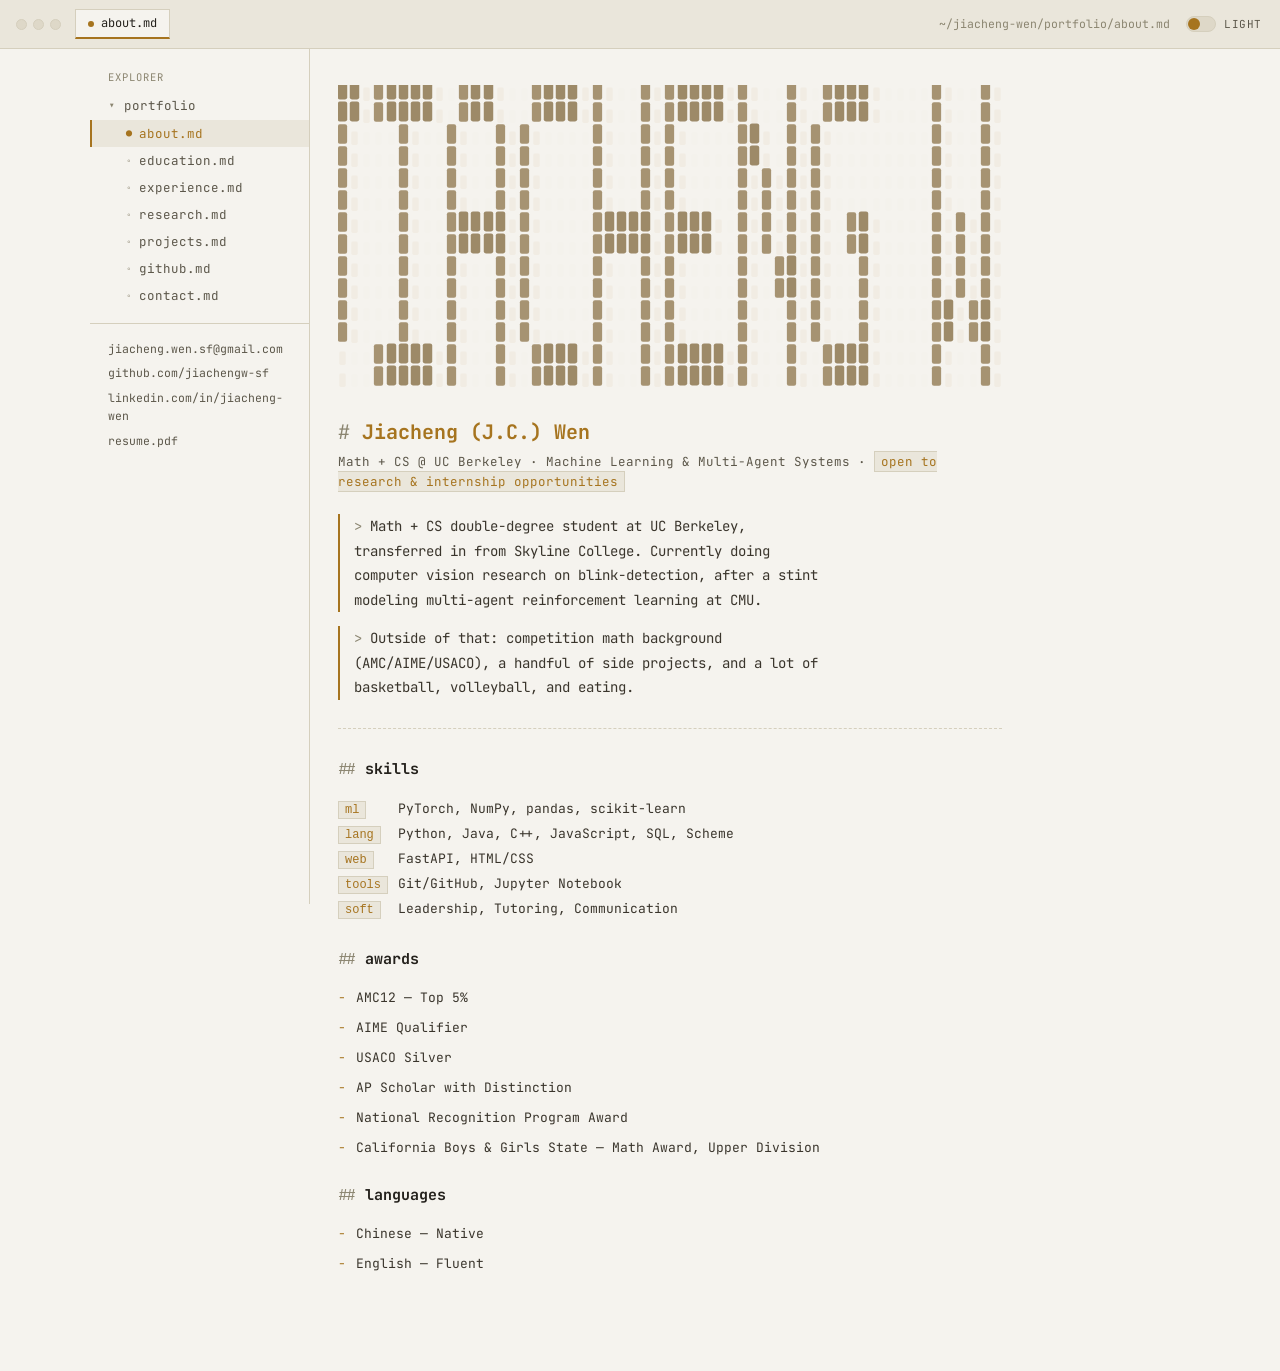
<file: index.html>
<!doctype html>
<html lang="en">
<head>
<meta charset="utf-8">
<meta name="viewport" content="width=device-width, initial-scale=1">
<title>Jiacheng Wen</title>
<meta name="description" content="Jiacheng (J.C.) Wen — Math + CS @ UC Berkeley. Research, projects, experience, and education.">
<link rel="icon" href="data:image/svg+xml,<svg xmlns=%22http://www.w3.org/2000/svg%22 viewBox=%220 0 100 100%22><rect width=%22100%22 height=%22100%22 fill=%22%231e1c1a%22/><text x=%2250%22 y=%2268%22 font-size=%2260%22 text-anchor=%22middle%22 fill=%22%23d9a441%22 font-family=%22monospace%22>&gt;</text></svg>">
<link rel="preconnect" href="https://fonts.googleapis.com">
<link rel="preconnect" href="https://fonts.gstatic.com" crossorigin>
<link rel="stylesheet" href="https://fonts.googleapis.com/css2?family=JetBrains+Mono:ital,wght@0,400;0,500;0,700;1,400&display=swap">
<link rel="stylesheet" href="style.css">
<script>
  (function () {
    try {
      var saved = localStorage.getItem("theme");
      var theme = saved || (window.matchMedia("(prefers-color-scheme: dark)").matches ? "dark" : "light");
      if (theme === "dark") document.documentElement.setAttribute("data-theme", "dark");
    } catch (e) {}
  })();
</script>
</head>
<body>

<a class="skip-link" href="#main">Skip to content</a>

<div class="win-chrome">
  <div class="win-dots"><i></i><i></i><i></i></div>
  <div class="win-tab"><span class="dot"></span><span id="tabLabel">about.md</span></div>
  <div class="win-path" id="pathLabel">~/jiacheng-wen/portfolio/about.md</div>
  <button id="themeToggle" class="theme-toggle" type="button" aria-label="Switch to light theme">
    <span class="theme-toggle-track"><span class="theme-toggle-thumb"></span></span>
    <span id="themeToggleLabel" class="mono-label">dark</span>
  </button>
</div>

<div class="layout">
  <aside class="sidebar">
    <div class="sb-label">Explorer</div>
    <div class="sb-folder">portfolio</div>
    <nav class="filetree" aria-label="Sections">
      <ul id="navLinks">
        <li><button data-file="about" class="active" aria-current="page">about.md</button></li>
        <li><button data-file="education">education.md</button></li>
        <li><button data-file="experience">experience.md</button></li>
        <li><button data-file="research">research.md</button></li>
        <li><button data-file="projects">projects.md</button></li>
        <li><button data-file="github">github.md</button></li>
        <li><button data-file="contact">contact.md</button></li>
      </ul>
    </nav>
    <div class="sb-contact">
      <a href="mailto:jiacheng.wen.sf@gmail.com">jiacheng.wen.sf@gmail.com</a>
      <a href="https://github.com/jiachengw-sf">github.com/jiachengw-sf</a>
      <a href="https://linkedin.com/in/jiacheng-wen">linkedin.com/in/jiacheng-wen</a>
      <a href="resume.pdf">resume.pdf</a>
    </div>
  </aside>

  <main id="main">

    <section class="file" data-file="about">
      <div class="pad-grid" id="padGrid" aria-hidden="true"></div>
      <div class="h1">Jiacheng (J.C.) Wen</div>
      <div class="status-line">Math + CS @ UC Berkeley · Machine Learning &amp; Multi-Agent Systems · <span class="code">open to research &amp; internship opportunities</span></div>
      <p class="quote">Math + CS double-degree student at UC Berkeley, transferred in from Skyline College. Currently doing computer vision research on blink-detection, after a stint modeling multi-agent reinforcement learning at CMU.</p>
      <p class="quote">Outside of that: competition math background (AMC/AIME/USACO), a handful of side projects, and a lot of basketball, volleyball, and eating.</p>
      <hr class="rule">
      <div class="h2">skills</div>
      <table class="kv">
        <tr><td class="k"><code class="inline">ml</code></td><td class="v">PyTorch, NumPy, pandas, scikit-learn</td></tr>
        <tr><td class="k"><code class="inline">lang</code></td><td class="v">Python, Java, C++, JavaScript, SQL, Scheme</td></tr>
        <tr><td class="k"><code class="inline">web</code></td><td class="v">FastAPI, HTML/CSS</td></tr>
        <tr><td class="k"><code class="inline">tools</code></td><td class="v">Git/GitHub, Jupyter Notebook</td></tr>
        <tr><td class="k"><code class="inline">soft</code></td><td class="v">Leadership, Tutoring, Communication</td></tr>
      </table>
      <div class="h2" style="margin-top:24px;">awards</div>
      <div class="li">AMC12 — Top 5%</div>
      <div class="li">AIME Qualifier</div>
      <div class="li">USACO Silver</div>
      <div class="li">AP Scholar with Distinction</div>
      <div class="li">National Recognition Program Award</div>
      <div class="li">California Boys &amp; Girls State — Math Award, Upper Division</div>
      <div class="h2" style="margin-top:24px;">languages</div>
      <div class="li">Chinese — Native</div>
      <div class="li">English — Fluent</div>
    </section>

    <section class="file" data-file="education" hidden>
      <div class="h1">education</div>
      <div class="row">
        <div class="y">Aug 2026 – May 2030</div>
        <div>
          <div class="t">University of California, Berkeley</div>
          <div class="o">B.A. Mathematics; B.A. Computer Science</div>
          <div class="gpa">GPA 4.0/4.0 · Berkeley, CA</div>
          <div class="li" style="margin-top:8px;">Coursework: Structure and Interpretation of Computer Programs, Data Structures and Algorithms, Foundations of Data Science, Discrete Mathematics.</div>
        </div>
      </div>
      <div class="row">
        <div class="y">Jun 2024 – May 2026</div>
        <div>
          <div class="t">Skyline College</div>
          <div class="o">A.A. Mathematics; A.A. Computer Science</div>
          <div class="gpa">GPA 4.0/4.0 · San Bruno, CA</div>
          <div class="li" style="margin-top:8px;">Coursework: Intro OOP (C++), Discrete Math for CS, Probability for CS, Computer Networking, Calculus I/II/III, Linear Algebra, Differential Equations.</div>
        </div>
      </div>
      <div class="row">
        <div class="y">Aug 2023 – May 2026</div>
        <div>
          <div class="t">Pacific Bay Christian School</div>
          <div class="o">High School Diploma</div>
        </div>
      </div>
    </section>

    <section class="file" data-file="experience" hidden>
      <div class="h1">experience</div>
      <div class="research">
        <div class="lab">UC Berkeley EECS · Sep 2026 – present · Berkeley, CA</div>
        <div class="h3">CS61A Academic Intern</div>
        <div class="li">Course staff for CS61A, Berkeley's Structure and Interpretation of Computer Programs.</div>
      </div>
      <div class="research">
        <div class="lab">Mathnasium of Burlingame · Aug 2025 – Jun 2026 · Burlingame, CA</div>
        <div class="h3">Math Instructor</div>
        <div class="li">Instructed 100+ K-12 students with learning plans built to strengthen foundational math concepts.</div>
        <div class="li">Managed fast-paced learning environments across multiple concurrent students.</div>
        <div class="li">Developed creative techniques to make abstract mathematical concepts engaging.</div>
      </div>
      <div class="research">
        <div class="lab">Code Tenderloin · Jul 2025 – Aug 2025 · San Francisco, CA</div>
        <div class="h3">Web Developer</div>
        <div class="li">Built multiple websites, working alongside 100+ interns across a range of techniques and issues.</div>
        <div class="li">Finished with a Top 5 Project distinction out of 100+ competing teams at the final capstone presentation.</div>
      </div>
    </section>

    <section class="file" data-file="research" hidden>
      <div class="h1">research</div>
      <div class="research">
        <div class="lab">UC Berkeley · Undergraduate Research Assistant · Sep 2026 – present</div>
        <div class="h3">Computer Vision Research</div>
        <div class="li">Implemented, tested, and documented blink-detection algorithms in Python, extending an existing lab codebase.</div>
        <div class="li">Built a hand-annotated ground-truth dataset labeling blink onset/offset events across eye-tracking video.</div>
        <div class="li">Maintained the codebase under Git/GitHub with unit tests, example data, and usage docs.</div>
        <div class="li">Produced publication-quality figures and written summaries for the research team.</div>
      </div>
      <div class="research">
        <div class="lab">Carnegie Mellon University · Jun 2025 – Dec 2025</div>
        <div class="h3">Machine Learning &amp; Multi-Agent Systems Research</div>
        <div class="li">Collaborated with a CMU professor and undergrad research team to design multi-agent RL experiments modeling competitive agent behavior.</div>
        <div class="li">Built Python simulations training two competing agents via self-play with reward-and-penalty mechanics, fighting-game-style.</div>
        <div class="li">Modeled agent interaction dynamics mathematically to evaluate policy convergence and strategy emergence.</div>
      </div>
    </section>

    <section class="file" data-file="projects" hidden>
      <div class="h1">projects</div>
      <div class="proj">
        <div class="proj-top"><div class="h3">PandaHacks</div><span class="yr">2026</span></div>
        <p>A hackathon application portal — applicants apply as Hacker or Judge, organizers review and grade from one dashboard. Built for the Cal Hacks tech team take-home assessment.</p>
        <div class="meta">next.js 16 · typescript · supabase · postgres rls — <b>row-level security</b> enforced in the database, not just the UI · <a href="https://github.com/jiachengw-sf/cal_hack_fa26" class="link">source</a> · <a href="https://cal-hack-fa26.vercel.app" class="link">live</a></div>
      </div>
      <div class="proj">
        <div class="proj-top"><div class="h3">Multi-Agent Reinforcement Learning Simulation</div><span class="yr">2025</span></div>
        <p>Two competing AI agents trained via self-play with reward-and-penalty mechanics in a fighting-game-style environment.</p>
        <div class="meta">python · numpy · marl · self-play — <b>applied policy optimization</b> to iterate on agent strategy</div>
      </div>
      <div class="proj">
        <div class="proj-top"><div class="h3">Malicious URL &amp; Phishing Detector</div><span class="yr">2026</span></div>
        <p>Engineered lexical/structural features (URL length, subdomain count, suspicious TLDs/keywords) from 650k+ labeled URLs.</p>
        <div class="meta">python · pandas · scikit-learn · streamlit — <b>83% accuracy</b>, 0.80 recall / 0.72 precision on malicious class · <a href="https://github.com/jiachengw-sf/phishing-detector" class="link">source</a></div>
      </div>
      <div class="proj">
        <div class="proj-top"><div class="h3">SN5 Telemetry Site</div><span class="yr">2026</span></div>
        <p>Full-stack app to upload and visualize racecar CAN-bus telemetry, backed by a FastAPI REST API and SQLite.</p>
        <div class="meta">python · fastapi · pandas · sveltekit — <b>z-score anomaly detection</b> flags sensor deviations automatically · <a href="https://github.com/jiachengw-sf/feb_fa26_cs" class="link">source</a></div>
      </div>
      <div class="proj">
        <div class="proj-top"><div class="h3">Scheme Interpreter</div><span class="yr">2026</span></div>
        <p>A Read-Eval-Print Loop (REPL) Scheme interpreter, with a syntactic parser converting raw code into nested ASTs.</p>
        <div class="meta">python · scheme — <b>solo project</b></div>
      </div>
    </section>

    <section class="file" data-file="github" hidden>
      <div class="h1">github.md</div>
      <p class="note">Pulled live from <a href="https://github.com/jiachengw-sf" class="link">github.com/jiachengw-sf</a> via the public API — whatever's actually on there right now, not a snapshot I typed in.</p>
      <div id="repoGrid" class="repo-grid" aria-live="polite">
        <div class="repo-card repo-skel"><div class="skel-line w60"></div><div class="skel-line w90"></div><div class="skel-line w40"></div></div>
        <div class="repo-card repo-skel"><div class="skel-line w60"></div><div class="skel-line w90"></div><div class="skel-line w40"></div></div>
        <div class="repo-card repo-skel"><div class="skel-line w60"></div><div class="skel-line w90"></div><div class="skel-line w40"></div></div>
      </div>
    </section>

    <section class="file" data-file="contact" hidden>
      <div class="h1">contact</div>
      <ul class="contact-list">
        <li><span class="k">email</span><a href="mailto:jiacheng.wen.sf@gmail.com">jiacheng.wen.sf@gmail.com</a></li>
        <li><span class="k">github</span><a href="https://github.com/jiachengw-sf">github.com/jiachengw-sf</a></li>
        <li><span class="k">linkedin</span><a href="https://linkedin.com/in/jiacheng-wen">linkedin.com/in/jiacheng-wen</a></li>
        <li><span class="k">resume</span><a href="resume.pdf">resume.pdf</a></li>
      </ul>
      <footer class="eof">
        <span class="eof-mark">last updated September 2026</span>
      </footer>
    </section>

  </main>
</div>

<script src="script.js"></script>
</body>
</html>
</file>
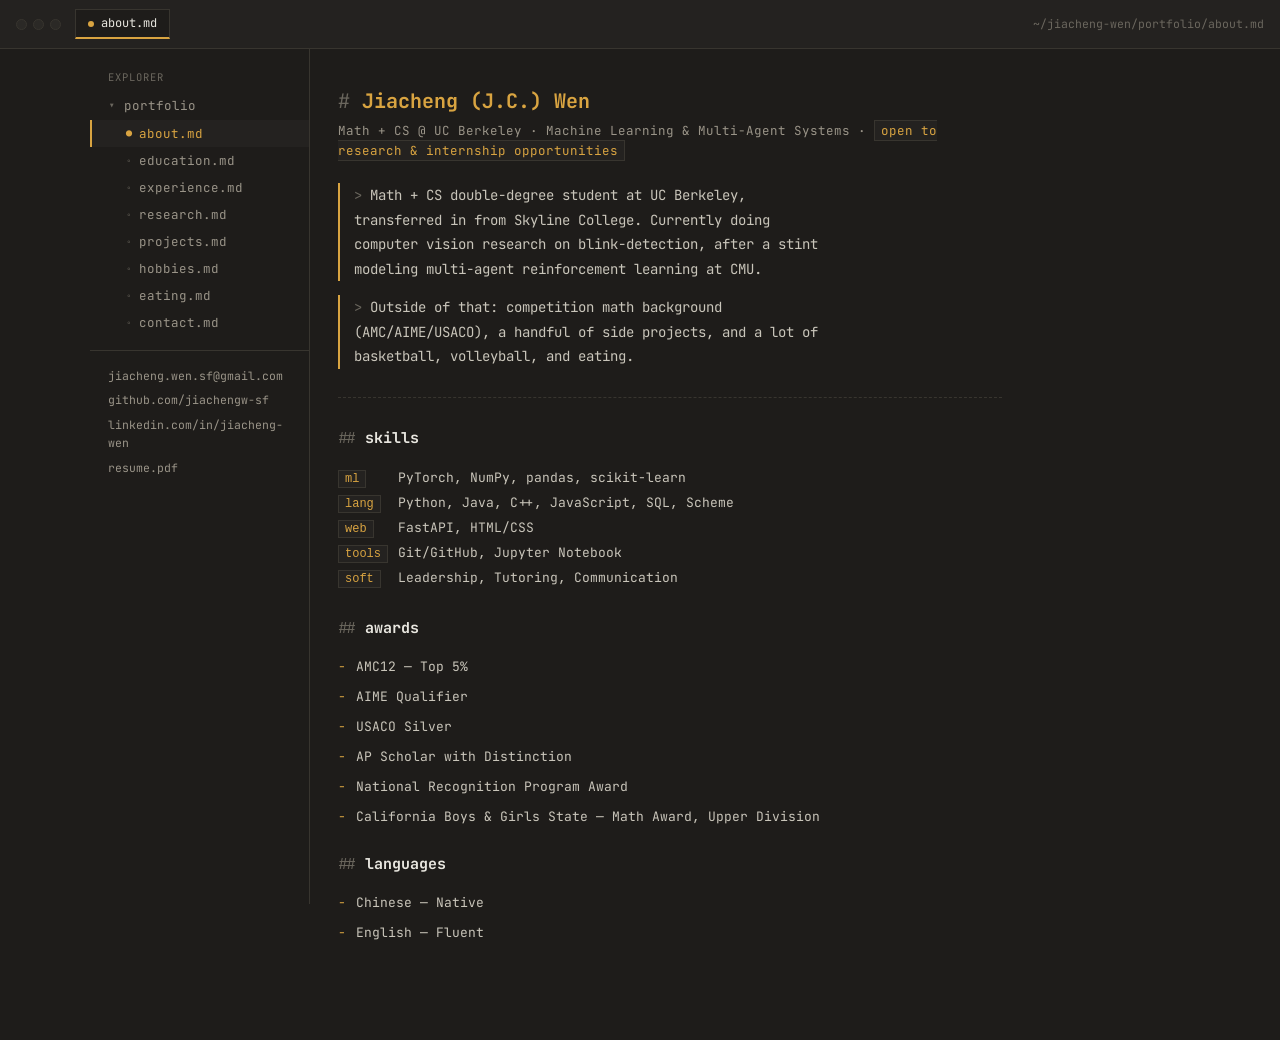
<file: personal-site/index.html>
<!doctype html>
<html lang="en">
<head>
<meta charset="utf-8">
<meta name="viewport" content="width=device-width, initial-scale=1">
<title>Jiacheng Wen</title>
<meta name="description" content="Jiacheng (J.C.) Wen — Math + CS @ UC Berkeley. Research, projects, experience, and education.">
<link rel="icon" href="data:image/svg+xml,<svg xmlns=%22http://www.w3.org/2000/svg%22 viewBox=%220 0 100 100%22><rect width=%22100%22 height=%22100%22 fill=%22%231e1c1a%22/><text x=%2250%22 y=%2268%22 font-size=%2260%22 text-anchor=%22middle%22 fill=%22%23d9a441%22 font-family=%22monospace%22>&gt;</text></svg>">
<link rel="preconnect" href="https://fonts.googleapis.com">
<link rel="preconnect" href="https://fonts.gstatic.com" crossorigin>
<link rel="stylesheet" href="https://fonts.googleapis.com/css2?family=JetBrains+Mono:ital,wght@0,400;0,500;0,700;1,400&display=swap">
<link rel="stylesheet" href="style.css">
</head>
<body>

<a class="skip-link" href="#main">Skip to content</a>

<div class="win-chrome">
  <div class="win-dots"><i></i><i></i><i></i></div>
  <div class="win-tab"><span class="dot"></span><span id="tabLabel">about.md</span></div>
  <div class="win-path" id="pathLabel">~/jiacheng-wen/portfolio/about.md</div>
</div>

<div class="layout">
  <aside class="sidebar">
    <div class="sb-label">Explorer</div>
    <div class="sb-folder">portfolio</div>
    <nav class="filetree" aria-label="Sections">
      <ul id="navLinks">
        <li><button data-file="about" class="active" aria-current="page">about.md</button></li>
        <li><button data-file="education">education.md</button></li>
        <li><button data-file="experience">experience.md</button></li>
        <li><button data-file="research">research.md</button></li>
        <li><button data-file="projects">projects.md</button></li>
        <li><button data-file="hobbies">hobbies.md</button></li>
        <li><button data-file="eating">eating.md</button></li>
        <li><button data-file="contact">contact.md</button></li>
      </ul>
    </nav>
    <div class="sb-contact">
      <a href="mailto:jiacheng.wen.sf@gmail.com">jiacheng.wen.sf@gmail.com</a>
      <a href="https://github.com/jiachengw-sf">github.com/jiachengw-sf</a>
      <a href="https://linkedin.com/in/jiacheng-wen">linkedin.com/in/jiacheng-wen</a>
      <a href="resume.pdf">resume.pdf</a>
    </div>
  </aside>

  <main id="main">

    <section class="file" data-file="about">
      <div class="h1">Jiacheng (J.C.) Wen</div>
      <div class="status-line">Math + CS @ UC Berkeley · Machine Learning &amp; Multi-Agent Systems · <span class="code">open to research &amp; internship opportunities</span></div>
      <p class="quote">Math + CS double-degree student at UC Berkeley, transferred in from Skyline College. Currently doing computer vision research on blink-detection, after a stint modeling multi-agent reinforcement learning at CMU.</p>
      <p class="quote">Outside of that: competition math background (AMC/AIME/USACO), a handful of side projects, and a lot of basketball, volleyball, and eating.</p>
      <hr class="rule">
      <div class="h2">skills</div>
      <table class="kv">
        <tr><td class="k"><code class="inline">ml</code></td><td class="v">PyTorch, NumPy, pandas, scikit-learn</td></tr>
        <tr><td class="k"><code class="inline">lang</code></td><td class="v">Python, Java, C++, JavaScript, SQL, Scheme</td></tr>
        <tr><td class="k"><code class="inline">web</code></td><td class="v">FastAPI, HTML/CSS</td></tr>
        <tr><td class="k"><code class="inline">tools</code></td><td class="v">Git/GitHub, Jupyter Notebook</td></tr>
        <tr><td class="k"><code class="inline">soft</code></td><td class="v">Leadership, Tutoring, Communication</td></tr>
      </table>
      <div class="h2" style="margin-top:24px;">awards</div>
      <div class="li">AMC12 — Top 5%</div>
      <div class="li">AIME Qualifier</div>
      <div class="li">USACO Silver</div>
      <div class="li">AP Scholar with Distinction</div>
      <div class="li">National Recognition Program Award</div>
      <div class="li">California Boys &amp; Girls State — Math Award, Upper Division</div>
      <div class="h2" style="margin-top:24px;">languages</div>
      <div class="li">Chinese — Native</div>
      <div class="li">English — Fluent</div>
    </section>

    <section class="file" data-file="education" hidden>
      <div class="h1">education</div>
      <div class="row">
        <div class="y">Aug 2026 – May 2030</div>
        <div>
          <div class="t">University of California, Berkeley</div>
          <div class="o">B.A. Mathematics; B.A. Computer Science</div>
          <div class="gpa">GPA 4.0/4.0 · Berkeley, CA</div>
          <div class="li" style="margin-top:8px;">Coursework: Structure and Interpretation of Computer Programs, Data Structures and Algorithms, Foundations of Data Science, Discrete Mathematics.</div>
        </div>
      </div>
      <div class="row">
        <div class="y">Jun 2024 – May 2026</div>
        <div>
          <div class="t">Skyline College</div>
          <div class="o">A.A. Mathematics; A.A. Computer Science</div>
          <div class="gpa">GPA 4.0/4.0 · San Bruno, CA</div>
          <div class="li" style="margin-top:8px;">Coursework: Intro OOP (C++), Discrete Math for CS, Probability for CS, Computer Networking, Calculus I/II/III, Linear Algebra, Differential Equations.</div>
        </div>
      </div>
      <div class="row">
        <div class="y">Aug 2023 – May 2026</div>
        <div>
          <div class="t">Pacific Bay Christian School</div>
          <div class="o">High School Diploma</div>
        </div>
      </div>
    </section>

    <section class="file" data-file="experience" hidden>
      <div class="h1">experience</div>
      <div class="research">
        <div class="lab">UC Berkeley EECS · Sep 2026 – present · Berkeley, CA</div>
        <div class="h3">CS61A Academic Intern</div>
        <div class="li">Course staff for CS61A, Berkeley's Structure and Interpretation of Computer Programs.</div>
      </div>
      <div class="research">
        <div class="lab">Mathnasium of Burlingame · Aug 2025 – Jun 2026 · Burlingame, CA</div>
        <div class="h3">Math Instructor</div>
        <div class="li">Instructed 100+ K-12 students with learning plans built to strengthen foundational math concepts.</div>
        <div class="li">Managed fast-paced learning environments across multiple concurrent students.</div>
        <div class="li">Developed creative techniques to make abstract mathematical concepts engaging.</div>
      </div>
      <div class="research">
        <div class="lab">Code Tenderloin · Jul 2025 – Aug 2025 · San Francisco, CA</div>
        <div class="h3">Web Developer</div>
        <div class="li">Built multiple websites, working alongside 100+ interns across a range of techniques and issues.</div>
        <div class="li">Finished with a Top 5 Project distinction out of 100+ competing teams at the final capstone presentation.</div>
      </div>
    </section>

    <section class="file" data-file="research" hidden>
      <div class="h1">research</div>
      <div class="research">
        <div class="lab">UC Berkeley · Undergraduate Research Assistant · Sep 2026 – present</div>
        <div class="h3">Computer Vision Research</div>
        <div class="li">Implemented, tested, and documented blink-detection algorithms in Python, extending an existing lab codebase.</div>
        <div class="li">Built a hand-annotated ground-truth dataset labeling blink onset/offset events across eye-tracking video.</div>
        <div class="li">Maintained the codebase under Git/GitHub with unit tests, example data, and usage docs.</div>
        <div class="li">Produced publication-quality figures and written summaries for the research team.</div>
      </div>
      <div class="research">
        <div class="lab">Carnegie Mellon University · Jun 2025 – Dec 2025</div>
        <div class="h3">Machine Learning &amp; Multi-Agent Systems Research</div>
        <div class="li">Collaborated with a CMU professor and undergrad research team to design multi-agent RL experiments modeling competitive agent behavior.</div>
        <div class="li">Built Python simulations training two competing agents via self-play with reward-and-penalty mechanics, fighting-game-style.</div>
        <div class="li">Modeled agent interaction dynamics mathematically to evaluate policy convergence and strategy emergence.</div>
      </div>
    </section>

    <section class="file" data-file="projects" hidden>
      <div class="h1">projects</div>
      <div class="proj">
        <div class="proj-top"><div class="h3">Multi-Agent Reinforcement Learning Simulation</div><span class="yr">2025</span></div>
        <p>Two competing AI agents trained via self-play with reward-and-penalty mechanics in a fighting-game-style environment.</p>
        <div class="meta">python · numpy · marl · self-play — <b>applied policy optimization</b> to iterate on agent strategy</div>
      </div>
      <div class="proj">
        <div class="proj-top"><div class="h3">Malicious URL &amp; Phishing Detector</div><span class="yr">2026</span></div>
        <p>Engineered lexical/structural features (URL length, subdomain count, suspicious TLDs/keywords) from 650k+ labeled URLs.</p>
        <div class="meta">python · pandas · scikit-learn · streamlit — <b>83% accuracy</b>, 0.80 recall / 0.72 precision on malicious class</div>
      </div>
      <div class="proj">
        <div class="proj-top"><div class="h3">SN5 Telemetry Site</div><span class="yr">2026</span></div>
        <p>Full-stack app to upload and visualize racecar CAN-bus telemetry, backed by a FastAPI REST API and SQLite.</p>
        <div class="meta">python · fastapi · pandas · sveltekit — <b>z-score anomaly detection</b> flags sensor deviations automatically</div>
      </div>
      <div class="proj">
        <div class="proj-top"><div class="h3">Scheme Interpreter</div><span class="yr">2026</span></div>
        <p>A Read-Eval-Print Loop (REPL) Scheme interpreter, with a syntactic parser converting raw code into nested ASTs.</p>
        <div class="meta">python · scheme — <b>solo project</b></div>
      </div>
    </section>

    <section class="file" data-file="hobbies" hidden>
      <div class="h1">outside work</div>
      <ul class="hobby-list">
        <li>Basketball</li>
        <li>Volleyball</li>
        <li>Eating — see <button data-file="eating" class="inline-link">eating.md →</button></li>
      </ul>
    </section>

    <section class="file" data-file="eating" hidden>
      <div class="h1">eating.md</div>
      <p class="gallery-note">A gallery for the food half of the "basketball, volleyball, eating" hobby list. <span class="demo-mark">placeholder tiles — send real photos and I'll drop them in</span></p>
      <div class="gallery">
        <div class="g-tile"><span class="glyph">🍜</span><span class="cap">ramen</span></div>
        <div class="g-tile"><span class="glyph">🥟</span><span class="cap">dumplings</span></div>
        <div class="g-tile"><span class="glyph">🍲</span><span class="cap">hot pot</span></div>
        <div class="g-tile"><span class="glyph">🍢</span><span class="cap">bbq skewers</span></div>
        <div class="g-tile"><span class="glyph">🧋</span><span class="cap">boba run</span></div>
        <div class="g-tile"><span class="glyph">🍰</span><span class="cap">dessert</span></div>
      </div>
    </section>

    <section class="file" data-file="contact" hidden>
      <div class="h1">contact</div>
      <ul class="contact-list">
        <li><span class="k">email</span><a href="mailto:jiacheng.wen.sf@gmail.com">jiacheng.wen.sf@gmail.com</a></li>
        <li><span class="k">phone</span><span class="static">650-333-8051</span></li>
        <li><span class="k">github</span><a href="https://github.com/jiachengw-sf">github.com/jiachengw-sf</a></li>
        <li><span class="k">linkedin</span><a href="https://linkedin.com/in/jiacheng-wen">linkedin.com/in/jiacheng-wen</a></li>
        <li><span class="k">resume</span><a href="resume.pdf">resume.pdf</a></li>
      </ul>
      <footer class="eof">
        <span class="eof-mark">last updated September 2026</span>
        <span class="demo-mark">phone number pulled from your resume — drop it if you'd rather keep this page email-only</span>
      </footer>
    </section>

  </main>
</div>

<script src="script.js"></script>
</body>
</html>
</file>
<file: style.css>
:root{
  --bg:#f5f3ee; --bg-2:#eae6db; --bg-3:#ded8c8; --line:#d5cfbd;
  --text:#24211c; --text-dim:#5c574a; --text-faint:#8b8570;
  --amber:#a6741f; --amber-dim:#c99a4c;
  --selection-text:#fff;
  --quote:#3a352c;
  --pad-peak:#140d02;
}
[data-theme="dark"]{
  --bg:#1e1c1a; --bg-2:#242220; --bg-3:#2b2926; --line:#38352f;
  --text:#e8e6df; --text-dim:#9a9488; --text-faint:#6b675e;
  --amber:#d9a441; --amber-dim:#8a6a2c;
  --selection-text:#1e1c1a;
  --quote:#c9c5ba;
  --pad-peak:#ffffff;
}
*{box-sizing:border-box;}
html,body{margin:0;}
body{
  background:var(--bg);color:var(--text);
  font-family:'JetBrains Mono',ui-monospace,Menlo,monospace;
  font-size:14px;line-height:1.6;
  transition:background .15s ease,color .15s ease;
}
a{color:inherit;}
::selection{background:var(--amber);color:var(--selection-text);}
[hidden]{display:none !important;}

.skip-link{
  position:absolute;left:12px;top:-48px;z-index:60;background:var(--amber);color:#1e1c1a;
  padding:8px 14px;font-size:12px;font-weight:700;text-decoration:none;transition:top .15s;
}
.skip-link:focus{top:12px;}

/* ---- top window chrome ---- */
.win-chrome{
  display:flex;align-items:center;gap:14px;padding:9px 16px;
  background:var(--bg-2);border-bottom:1px solid var(--line);
  position:sticky;top:0;z-index:30;
}
.win-dots{display:flex;gap:6px;flex:none;}
.win-dots i{width:11px;height:11px;border-radius:50%;background:var(--bg-3);border:1px solid var(--line);display:block;}
.win-tab{
  display:flex;align-items:center;gap:7px;background:var(--bg);border:1px solid var(--line);
  border-bottom:2px solid var(--amber);padding:4px 12px;font-size:12px;color:var(--text);
}
.win-tab .dot{width:6px;height:6px;border-radius:50%;background:var(--amber);flex:none;}
.win-path{margin-left:auto;font-size:11.5px;color:var(--text-faint);}
@media (max-width:640px){ .win-path{display:none;} .theme-toggle{margin-left:auto;} }

/* ---- layout ---- */
.layout{display:grid;grid-template-columns:220px 1fr;max-width:1100px;margin:0 auto;}
@media (max-width:820px){ .layout{grid-template-columns:1fr;} }

.sidebar{border-right:1px solid var(--line);padding:20px 0;}
@media (min-width:821px){ .sidebar{position:sticky;top:45px;align-self:start;height:calc(100vh - 45px);overflow-y:auto;} }
@media (max-width:820px){ .sidebar{border-right:none;border-bottom:1px solid var(--line);padding:16px 0 8px;} }
.sb-label{font-size:10.5px;letter-spacing:.1em;color:var(--text-faint);padding:0 18px;margin-bottom:8px;text-transform:uppercase;}
.sb-folder{font-size:12.5px;color:var(--text-dim);padding:2px 18px;margin-bottom:2px;}
.sb-folder::before{content:"▾ ";color:var(--text-faint);}
nav.filetree ul{list-style:none;margin:0;padding:0;}
nav.filetree button{
  display:flex;align-items:center;gap:7px;font-family:inherit;font-size:12.5px;color:var(--text-dim);
  background:none;border:none;border-left:2px solid transparent;width:100%;text-align:left;cursor:pointer;
  padding:5px 18px 5px 34px;
}
nav.filetree button::before{content:"◦";color:var(--text-faint);font-size:10px;}
nav.filetree button:hover{color:var(--text);background:var(--bg-2);}
nav.filetree button.active{color:var(--amber);border-color:var(--amber);background:var(--bg-2);}
nav.filetree button.active::before{color:var(--amber);content:"●";}

.sb-contact{padding:16px 18px 4px;margin-top:14px;border-top:1px solid var(--line);display:flex;flex-direction:column;gap:6px;}
.sb-contact a{font-size:11.5px;color:var(--text-dim);text-decoration:none;}
.sb-contact a:hover{color:var(--amber);}

/* ---- main / rendered markdown ---- */
main{padding:36px 28px 90px;max-width:720px;min-width:0;}
.file{animation:fadein .25s ease;}
@keyframes fadein{from{opacity:0;transform:translateY(4px);}to{opacity:1;transform:none;}}
@media (prefers-reduced-motion:reduce){ .file{animation:none;} }

.h1{color:var(--amber);font-size:20px;font-weight:700;margin:0 0 4px;}
.h1::before{content:"# ";color:var(--text-faint);font-weight:400;}
.status-line{color:var(--text-dim);font-size:12.5px;margin:0 0 22px;}
.status-line .code{background:var(--bg-2);border:1px solid var(--line);color:var(--amber);padding:1px 6px;}
.quote{border-left:2px solid var(--amber);padding-left:14px;margin:0 0 14px;color:var(--quote);font-size:14px;line-height:1.75;max-width:60ch;}
.quote::before{content:"> ";color:var(--text-faint);}

hr.rule{border:none;border-top:1px dashed var(--line);margin:28px 0;}
.h2{color:var(--text);font-size:15px;font-weight:700;margin:0 0 16px;}
.h2::before{content:"## ";color:var(--text-faint);font-weight:400;}
.h3{color:var(--amber);font-size:13.5px;margin:0 0 2px;}
.h3::before{content:"### ";color:var(--text-faint);}

.li{margin:0 0 8px;color:var(--quote);font-size:13px;line-height:1.7;padding-left:18px;position:relative;max-width:64ch;}
.li::before{content:"-";color:var(--amber);position:absolute;left:0;}
code.inline{background:var(--bg-2);border:1px solid var(--line);color:var(--amber);padding:1px 6px;font-size:12px;}

table.kv{border-collapse:collapse;margin-bottom:6px;}
table.kv td{padding:2px 10px 2px 0;font-size:13px;vertical-align:top;}
table.kv td.k{color:var(--text-faint);white-space:nowrap;}
table.kv td.v{color:var(--quote);}

.row{display:grid;grid-template-columns:150px 1fr;gap:16px;margin-bottom:20px;}
@media (max-width:560px){ .row{grid-template-columns:1fr;gap:2px;} }
.row .y{color:var(--text-faint);font-size:11.5px;padding-top:1px;}
.row .t{color:var(--text);font-size:13.5px;font-weight:500;}
.row .o{color:var(--text-dim);font-size:12px;margin-bottom:6px;}
.row .gpa{color:var(--text-faint);font-size:11px;}

.proj{margin-bottom:22px;}
.proj-top{display:flex;justify-content:space-between;align-items:baseline;gap:10px;flex-wrap:wrap;}
.proj .yr{font-size:11px;color:var(--text-faint);}
.proj p{margin:2px 0 6px;color:var(--quote);font-size:13px;line-height:1.65;max-width:64ch;}
.proj .meta{color:var(--text-faint);font-size:11.5px;}
.proj .meta b{color:var(--amber);font-weight:600;}
a.link{color:var(--text-dim);text-decoration:underline;text-underline-offset:2px;}
a.link:hover{color:var(--amber);}

.research{margin-bottom:20px;}
.research .lab{color:var(--text-faint);font-size:11px;letter-spacing:.04em;text-transform:uppercase;margin-bottom:4px;}
.research p{margin:4px 0 0;color:var(--quote);font-size:13px;line-height:1.65;max-width:64ch;}

.contact-list{list-style:none;margin:0 0 20px;padding:0;}
.contact-list li{display:flex;gap:10px;font-size:13px;margin-bottom:8px;}
.contact-list .k{color:var(--text-faint);width:64px;flex:none;}
.contact-list a{color:var(--amber);text-decoration:underline;text-underline-offset:2px;}

footer.eof{
  margin-top:8px;padding-top:18px;border-top:1px solid var(--line);
  display:flex;justify-content:space-between;flex-wrap:wrap;gap:8px;
  color:var(--text-faint);font-size:11px;
}
.eof-mark::before{content:"// ";}

a:focus-visible, button:focus-visible{outline:2px solid var(--amber);outline-offset:2px;}

/* ---- pad-grid: hover-reactive glowing grid on about.md ---- */
.pad-grid{
  display:grid;grid-template-columns:repeat(auto-fill, 9px);grid-auto-rows:19px;
  justify-content:space-between;gap:3px;height:305px;overflow:hidden;
  margin:0 0 26px;cursor:default;
}
.pad-cell{
  border-radius:2px;
  background:var(--amber);
  background:color-mix(in srgb, var(--amber), var(--pad-peak) calc(var(--v, 0) * 75%));
  opacity:calc(0.008 + 1 * var(--v, 0));
  transform:scale(calc(0.68 + 0.62 * var(--v, 0))) translateY(var(--lift, 0px));
  box-shadow:0 calc(var(--glow, 0) * 16px) calc(var(--glow, 0) * 26px) calc(var(--glow, 0) * -3px) var(--amber);
  transition:opacity .12s linear, background-color .12s linear, transform .1s linear, box-shadow .16s ease-out;
}
@media (prefers-reduced-motion:reduce){
  .pad-cell{transition:none;transform:none;box-shadow:none;}
}
@media (max-width:560px){
  /* On a phone the sidebar's file list + contact links already run ~530px
     tall; adding another 305px of decorative grid buries the actual name
     and bio nearly 850px down before anything readable shows up. Drop the
     grid there so the page opens on real content instead. */
  .pad-grid{display:none;}
}

/* ---- theme toggle ---- */
.theme-toggle{
  display:flex;align-items:center;gap:8px;background:none;border:none;cursor:pointer;
  color:var(--text-dim);font-family:inherit;padding:4px 2px;flex:none;
}
.theme-toggle:hover{color:var(--text);}
.theme-toggle-track{
  width:30px;height:16px;border-radius:9px;background:var(--bg-3);border:1px solid var(--line);
  position:relative;flex:none;transition:background .15s ease;
}
.theme-toggle-thumb{
  position:absolute;top:1px;left:1px;width:12px;height:12px;border-radius:50%;background:var(--amber);
  transition:transform .18s ease;
}
[data-theme="dark"] .theme-toggle-thumb{transform:translateX(14px);}
.mono-label{font-size:11px;text-transform:uppercase;letter-spacing:.05em;}
@media (max-width:400px){ .mono-label{display:none;} }

.note{font-size:12.5px;color:var(--text-dim);margin-bottom:20px;max-width:64ch;line-height:1.6;}

/* ---- github.md repo feed ---- */
.repo-grid{display:flex;flex-direction:column;gap:12px;}
.repo-card{
  border:1px solid var(--line);background:var(--bg-2);padding:14px 16px;
  transition:border-color .15s ease;
}
.repo-card:hover{border-color:var(--amber-dim);}
.repo-card-top{display:flex;align-items:baseline;justify-content:space-between;gap:10px;flex-wrap:wrap;}
.repo-card h3{margin:0;font-size:14.5px;}
.repo-card h3 a{color:var(--amber);text-decoration:none;}
.repo-card h3 a:hover{text-decoration:underline;}
.repo-card .updated{font-size:11px;color:var(--text-faint);white-space:nowrap;}
.repo-card p{margin:6px 0 8px;font-size:13px;color:var(--quote);line-height:1.6;max-width:64ch;}
.repo-card .stats{display:flex;align-items:center;gap:14px;font-size:11.5px;color:var(--text-dim);flex-wrap:wrap;}
.repo-card .lang{display:inline-flex;align-items:center;gap:6px;}
.lang-dot{width:9px;height:9px;border-radius:50%;flex:none;display:inline-block;}
.repo-card .fork-tag{color:var(--text-faint);}

.repo-skel{overflow:hidden;position:relative;}
.skel-line{height:10px;background:var(--bg-3);border-radius:2px;margin-bottom:8px;animation:skel-pulse 1.3s ease-in-out infinite;}
.skel-line.w60{width:45%;} .skel-line.w90{width:85%;} .skel-line.w40{width:30%;margin-bottom:0;}
@keyframes skel-pulse{0%,100%{opacity:.5;}50%{opacity:.9;}}
@media (prefers-reduced-motion:reduce){ .skel-line{animation:none;opacity:.7;} }

.repo-feed-error{
  border:1px dashed var(--line);padding:14px 16px;color:var(--text-dim);font-size:13px;line-height:1.6;
}
.repo-feed-error b{color:var(--amber);}
</file>
<file: personal-site/style.css>
:root{
  --bg:#1e1c1a; --bg-2:#242220; --bg-3:#2b2926; --line:#38352f;
  --text:#e8e6df; --text-dim:#9a9488; --text-faint:#6b675e;
  --amber:#d9a441; --amber-dim:#8a6a2c;
}
*{box-sizing:border-box;}
html,body{margin:0;}
body{
  background:var(--bg);color:var(--text);
  font-family:'JetBrains Mono',ui-monospace,Menlo,monospace;
  font-size:14px;line-height:1.6;
}
a{color:inherit;}
::selection{background:var(--amber);color:#1e1c1a;}
[hidden]{display:none !important;}

.skip-link{
  position:absolute;left:12px;top:-48px;z-index:60;background:var(--amber);color:#1e1c1a;
  padding:8px 14px;font-size:12px;font-weight:700;text-decoration:none;transition:top .15s;
}
.skip-link:focus{top:12px;}

/* ---- top window chrome ---- */
.win-chrome{
  display:flex;align-items:center;gap:14px;padding:9px 16px;
  background:var(--bg-2);border-bottom:1px solid var(--line);
  position:sticky;top:0;z-index:30;
}
.win-dots{display:flex;gap:6px;flex:none;}
.win-dots i{width:11px;height:11px;border-radius:50%;background:var(--bg-3);border:1px solid var(--line);display:block;}
.win-tab{
  display:flex;align-items:center;gap:7px;background:var(--bg);border:1px solid var(--line);
  border-bottom:2px solid var(--amber);padding:4px 12px;font-size:12px;color:var(--text);
}
.win-tab .dot{width:6px;height:6px;border-radius:50%;background:var(--amber);flex:none;}
.win-path{margin-left:auto;font-size:11.5px;color:var(--text-faint);}
@media (max-width:640px){ .win-path{display:none;} }

/* ---- layout ---- */
.layout{display:grid;grid-template-columns:220px 1fr;max-width:1100px;margin:0 auto;}
@media (max-width:820px){ .layout{grid-template-columns:1fr;} }

.sidebar{border-right:1px solid var(--line);padding:20px 0;}
@media (min-width:821px){ .sidebar{position:sticky;top:45px;align-self:start;height:calc(100vh - 45px);overflow-y:auto;} }
@media (max-width:820px){ .sidebar{border-right:none;border-bottom:1px solid var(--line);padding:16px 0 8px;} }
.sb-label{font-size:10.5px;letter-spacing:.1em;color:var(--text-faint);padding:0 18px;margin-bottom:8px;text-transform:uppercase;}
.sb-folder{font-size:12.5px;color:var(--text-dim);padding:2px 18px;margin-bottom:2px;}
.sb-folder::before{content:"▾ ";color:var(--text-faint);}
nav.filetree ul{list-style:none;margin:0;padding:0;}
nav.filetree button{
  display:flex;align-items:center;gap:7px;font-family:inherit;font-size:12.5px;color:var(--text-dim);
  background:none;border:none;border-left:2px solid transparent;width:100%;text-align:left;cursor:pointer;
  padding:5px 18px 5px 34px;
}
nav.filetree button::before{content:"◦";color:var(--text-faint);font-size:10px;}
nav.filetree button:hover{color:var(--text);background:var(--bg-2);}
nav.filetree button.active{color:var(--amber);border-color:var(--amber);background:var(--bg-2);}
nav.filetree button.active::before{color:var(--amber);content:"●";}

.sb-contact{padding:16px 18px 4px;margin-top:14px;border-top:1px solid var(--line);display:flex;flex-direction:column;gap:6px;}
.sb-contact a{font-size:11.5px;color:var(--text-dim);text-decoration:none;}
.sb-contact a:hover{color:var(--amber);}

/* ---- main / rendered markdown ---- */
main{padding:36px 28px 90px;max-width:720px;min-width:0;}
.file{animation:fadein .25s ease;}
@keyframes fadein{from{opacity:0;transform:translateY(4px);}to{opacity:1;transform:none;}}
@media (prefers-reduced-motion:reduce){ .file{animation:none;} }

.h1{color:var(--amber);font-size:20px;font-weight:700;margin:0 0 4px;}
.h1::before{content:"# ";color:var(--text-faint);font-weight:400;}
.status-line{color:var(--text-dim);font-size:12.5px;margin:0 0 22px;}
.status-line .code{background:var(--bg-2);border:1px solid var(--line);color:var(--amber);padding:1px 6px;}
.quote{border-left:2px solid var(--amber);padding-left:14px;margin:0 0 14px;color:#c9c5ba;font-size:14px;line-height:1.75;max-width:60ch;}
.quote::before{content:"> ";color:var(--text-faint);}

hr.rule{border:none;border-top:1px dashed var(--line);margin:28px 0;}
.h2{color:var(--text);font-size:15px;font-weight:700;margin:0 0 16px;}
.h2::before{content:"## ";color:var(--text-faint);font-weight:400;}
.h3{color:var(--amber);font-size:13.5px;margin:0 0 2px;}
.h3::before{content:"### ";color:var(--text-faint);}

.li{margin:0 0 8px;color:#c9c5ba;font-size:13px;line-height:1.7;padding-left:18px;position:relative;max-width:64ch;}
.li::before{content:"-";color:var(--amber);position:absolute;left:0;}
code.inline{background:var(--bg-2);border:1px solid var(--line);color:var(--amber);padding:1px 6px;font-size:12px;}

table.kv{border-collapse:collapse;margin-bottom:6px;}
table.kv td{padding:2px 10px 2px 0;font-size:13px;vertical-align:top;}
table.kv td.k{color:var(--text-faint);white-space:nowrap;}
table.kv td.v{color:#c9c5ba;}

.row{display:grid;grid-template-columns:150px 1fr;gap:16px;margin-bottom:20px;}
@media (max-width:560px){ .row{grid-template-columns:1fr;gap:2px;} }
.row .y{color:var(--text-faint);font-size:11.5px;padding-top:1px;}
.row .t{color:var(--text);font-size:13.5px;font-weight:500;}
.row .o{color:var(--text-dim);font-size:12px;margin-bottom:6px;}
.row .gpa{color:var(--text-faint);font-size:11px;}

.proj{margin-bottom:22px;}
.proj-top{display:flex;justify-content:space-between;align-items:baseline;gap:10px;flex-wrap:wrap;}
.proj .yr{font-size:11px;color:var(--text-faint);}
.proj p{margin:2px 0 6px;color:#c9c5ba;font-size:13px;line-height:1.65;max-width:64ch;}
.proj .meta{color:var(--text-faint);font-size:11.5px;}
.proj .meta b{color:var(--amber);font-weight:600;}

.research{margin-bottom:20px;}
.research .lab{color:var(--text-faint);font-size:11px;letter-spacing:.04em;text-transform:uppercase;margin-bottom:4px;}
.research p{margin:4px 0 0;color:#c9c5ba;font-size:13px;line-height:1.65;max-width:64ch;}

.hobby-list{list-style:none;margin:0;padding:0;}
.hobby-list li{color:#c9c5ba;font-size:13.5px;padding-left:18px;position:relative;margin-bottom:10px;}
.hobby-list li::before{content:"-";color:var(--amber);position:absolute;left:0;}
.hobby-list a{color:var(--amber);text-decoration:underline;text-underline-offset:2px;}
.inline-link{all:unset;cursor:pointer;color:var(--amber);text-decoration:underline;text-underline-offset:2px;}
.inline-link:focus-visible{outline:2px solid var(--amber);outline-offset:2px;}

/* eating gallery */
.gallery-note{font-size:12.5px;color:var(--text-dim);margin-bottom:20px;max-width:64ch;line-height:1.6;}
.gallery-note .demo-mark{display:inline-block;}
.gallery{display:grid;grid-template-columns:repeat(3,1fr);gap:12px;}
@media (max-width:560px){ .gallery{grid-template-columns:repeat(2,1fr);} }
.g-tile{
  aspect-ratio:1;border:1px solid var(--line);background:var(--bg-2);
  display:flex;flex-direction:column;align-items:center;justify-content:center;gap:6px;
  position:relative;overflow:hidden;
}
.g-tile .glyph{font-size:26px;opacity:.85;}
.g-tile .cap{font-size:10.5px;color:var(--text-dim);text-align:center;padding:0 6px;}
.g-tile::after{
  content:"placeholder";position:absolute;top:4px;right:5px;font-size:8px;letter-spacing:.04em;
  color:var(--text-faint);text-transform:uppercase;
}
.g-tile:nth-child(3n+1){background:linear-gradient(160deg,var(--bg-2),var(--bg-3));}
.g-tile:nth-child(3n+2){background:linear-gradient(160deg,#2a2318,var(--bg-3));}
.g-tile:nth-child(3n){background:linear-gradient(160deg,#231f2a,var(--bg-3));}

.contact-list{list-style:none;margin:0 0 20px;padding:0;}
.contact-list li{display:flex;gap:10px;font-size:13px;margin-bottom:8px;}
.contact-list .k{color:var(--text-faint);width:64px;flex:none;}
.contact-list a{color:var(--amber);text-decoration:underline;text-underline-offset:2px;}
.contact-list .static{color:#c9c5ba;}

footer.eof{
  margin-top:8px;padding-top:18px;border-top:1px solid var(--line);
  display:flex;justify-content:space-between;flex-wrap:wrap;gap:8px;
  color:var(--text-faint);font-size:11px;
}
.demo-mark{border:1px dashed var(--line);padding:2px 7px;}
.eof-mark::before{content:"// ";}

a:focus-visible, button:focus-visible{outline:2px solid var(--amber);outline-offset:2px;}
</file>
